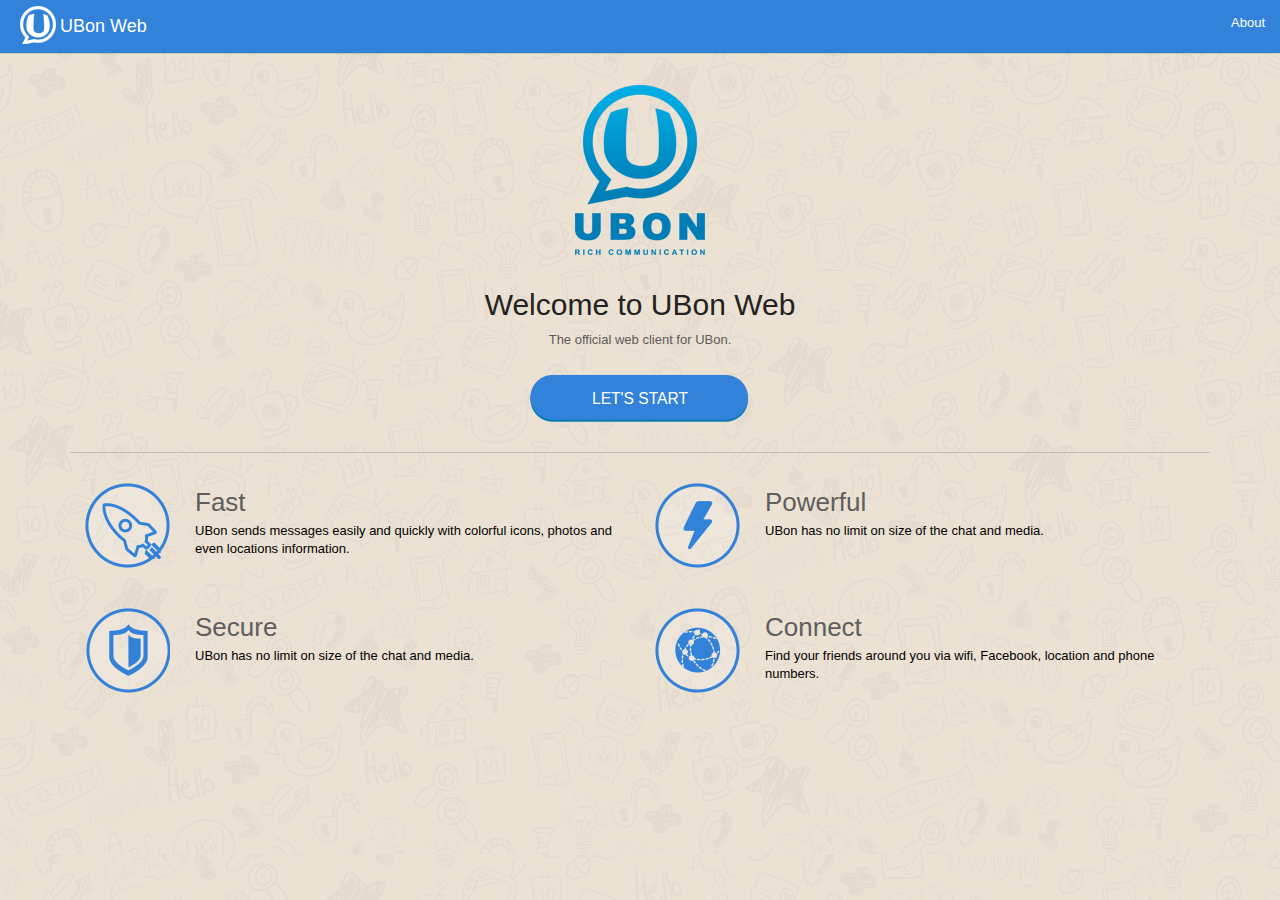
<file: app/index.html>
<!doctype html>
<!-- <html lang="en" ng-csp="" manifest="ubon.appcache" xmlns:ng="http://angularjs.org" id="ng-app"> -->
<html lang="en" ng-csp="" xmlns:ng="http://angularjs.org" id="ng-app">
<head>
  <!--[if lte IE 9]>
  <meta HTTP-EQUIV="REFRESH" content="0; url=badbrowser.html">
  <![endif]-->
  <meta charset="utf-8">
  <meta name="viewport" content="width=device-width, initial-scale=1, maximum-scale=1, user-scalable=no">
  <title ng-bind="pageTitle + ' | UBon Web'"></title>

  <!-- build:css css/app.css -->
  <link rel="stylesheet" href="vendor/angular/angular-csp.css"/>
  <link rel="stylesheet" href="vendor/bootstrap/css/bootstrap.css"/>
  <link rel="stylesheet" href="css/app.css"/>
  <!-- endbuild -->

  <link rel="icon" href="favicon.ico" type="image/x-icon" />

  <meta name="apple-mobile-web-app-title" content="UBon Web">
  <meta name="mobile-web-app-capable" content="yes">
  <meta name="apple-mobile-web-app-capable" content="yes">
  <meta name="apple-mobile-web-app-status-bar-style" content="black-translucent">
  <meta name="theme-color" content="#90ca42">

  <meta property="og:title" content="UBon Web">
  <meta property="og:url" content="">
  <meta property="og:image" content="">
  <meta property="og:site_name" content="UBon Web">
  <meta property="og:description" content="Welcome to the Web application of UBon messenger.">

</head>
<body>

  <div class="page_wrap" ng-view></div>
  
  <div id="notify_sound"></div>

  <!-- build:js js/app.js -->
  <!-- // <script type="text/javascript" src="js/lib/polyfill.js"></script> -->
  <script type="text/javascript" src="vendor/jquery/jquery.min.js"></script>
  <script type="text/javascript" src="vendor/angular/angular.js"></script>
  <script type="text/javascript" src="js/lib/config.js"></script>
  <script type="text/javascript" src="js/init.js"></script>
  <script type="text/javascript" src="js/md5.js"></script>
  <script type="text/javascript" src="js/socket.io/socket.io.js"></script>
  <script type="text/javascript" src="js/socket.io/socket.js"></script>

  <script type="text/javascript" src="vendor/jquery.nanoscroller/nanoscroller.js"></script>
  <script type="text/javascript" src="vendor/jquery.emojiarea/jquery.emojiarea.js"></script>
  <script type="text/javascript" src="vendor/angular/angular-route.js"></script>
  <script type="text/javascript" src="vendor/angular/angular-animate.js"></script>
  <script type="text/javascript" src="vendor/angular/angular-sanitize.js"></script>
  <script type="text/javascript" src="vendor/angular/angular-touch.js"></script>
  <script type="text/javascript" src="vendor/ui-bootstrap/ui-bootstrap-custom-tpls-0.12.0.js"></script>
  <script type="text/javascript" src="vendor/angular-media-player/angular-media-player.js"></script>

  <script type="text/javascript" src="vendor/jsbn/jsbn_combined.js"></script>
  <script type="text/javascript" src="vendor/cryptoJS/crypto.js"></script>
  <script type="text/javascript" src="vendor/rusha/rusha.js"></script>
  <script type="text/javascript" src="vendor/zlib/gunzip.min.js"></script>
  <script type="text/javascript" src="vendor/closure/long.js"></script>
  <script type="text/javascript" src="vendor/leemon_bigint/bigint.js"></script>


  <script type="text/javascript" src="js/lib/utils.js"></script>
  <script type="text/javascript" src="js/lib/bin_utils.js"></script>
  <script type="text/javascript" src="js/lib/tl_utils.js"></script>
  <script type="text/javascript" src="js/lib/ng_utils.js"></script>
  <script type="text/javascript" src="js/lib/mtproto.js"></script>
  <script type="text/javascript" src="js/lib/mtproto_wrapper.js"></script>

  <script type="text/javascript" src="js/app.js"></script>
  <script type="text/javascript" src="js/services.js"></script>
  <script type="text/javascript" src="js/lib/my_services.js"></script>
  <script type="text/javascript" src="js/controllers.js"></script>
  <script type="text/javascript" src="js/filters.js"></script>
  <script type="text/javascript" src="js/i18n.js"></script>

  <!--PRODUCTION_ONLY_BEGIN
    <script type="text/javascript" src="js/templates.js"></script>
  PRODUCTION_ONLY_END-->

  <script type="text/javascript" src="js/directives.js"></script>
  <script type="text/javascript" src="js/directives_mobile.js"></script>
  <!-- endbuild -->

</body>
</html>
</file>
<file: app/css/app.css>
/* app css stylesheet */

html {
  display: none;
  background: #dee4e9 url(../img/bg-main.png) 0 0 repeat;
  overflow: visible;
}
body {
  color: #000;
  background: none;
  font: 12px/18px "Lucida Grande", "Lucida Sans Unicode", Arial, Helvetica, Verdana, sans-serif;
  overflow: visible;
}
.font-light {
  font-family: "HelveticaNeue-Light", "Helvetica Neue Light", "Helvetica Light", Helvetica, Arial , Verdana, sans-serif;
  font-weight: 300;
}
body.non_osx,
.non_osx .font-light {
  font: 13px/18px Tahoma, sans-serif, Arial, Helvetica;
  font-weight: normal;
}
h1, h2, h3, h4, h5 {
  color: #222;
}
.non_osx h4 {
  font-size: 17px;
}
a {
  cursor: pointer;
  color: #4a80a9;
}
a:hover {
  color: #3282da;
}
a.disabled {
  cursor: default;
  pointer-events: none;
}
.form-control {
  border: 1px solid #d9dbde;
  border-radius: 2px;
  -webkit-box-shadow: none;
  box-shadow: none;
  -webkit-transition: border-color ease-in-out 0.15s, box-shadow ease-in-out 0.15s;
  transition: border-color ease-in-out 0.15s, box-shadow ease-in-out 0.15s;
}

.form-control:focus {
  border-bottom-color: #3282da;/*#66afe9;*/
  outline: 0;
  /*-webkit-box-shadow: inset 0 1px 1px rgba(0, 0, 0, 0.075), 0 0 8px rgba(102, 175, 233, 0.6);
          box-shadow: inset 0 1px 1px rgba(0, 0, 0, 0.075), 0 0 8px rgba(102, 175, 233, 0.6);*/
  -webkit-box-shadow: none;
  box-shadow: none;
}
.form-control:invalid {
  border-bottom-color: red;
}

.form-control.no_outline:focus {
  border: 1px solid #d9dbde;
  box-shadow: none;
  outline: none;
}

input[type="number"]::-webkit-outer-spin-button,
input[type="number"]::-webkit-inner-spin-button {
  -webkit-appearance: none;
  margin: 0;
}

input[type="number"] {
  -moz-appearance:textfield;
}
.btn {
  border: 0;
  padding: 7px 13px;
}
.btn:hover,
.btn:active,
.btn.active,
.btn:focus,
.btn:active:focus,
.btn.active:focus,
.open .dropdown-toggle.btn {
  box-shadow: none;
  outline: none;
}
.btn-success {
  color: #ffffff;
  /*background-color: #3282da;*/
}

.btn-success:hover,
.btn-success:focus,
.btn-success:active,
.btn-success.active,
.open .dropdown-toggle.btn-success {
  color: #ffffff;
  /*background-color: #4a80a9;*/
  font-weight: bold;
}

.btn-success:active,
.btn-success.active,
.open .dropdown-toggle.btn-success {
  background: #3282da;
  background-image: none;
}


.btn-danger {
  color: #ffffff;
  background-color: #c05f5a;
}
.btn-danger:hover,
.btn-danger:focus,
.btn-danger:active,
.btn-danger.active,
.open .dropdown-toggle.btn-danger {
  color: #ffffff;
  background-color: #ab5450;
}
.btn-danger:active,
.btn-danger.active,
.open .dropdown-toggle.btn-danger {
  background: #a24f4b;
  background-image: none;
}


.btn-primary {
  color: #ffffff;
  background-color: #3282da;/*#6490b1;*/
  border-radius: 20px; /*3px;*/
}
.btn-primary:hover,
.btn-primary:focus,
.btn-primary:active,
.btn-primary:active:focus,
.btn-primary.active,
.open .dropdown-toggle.btn-primary {
  color: #ffffff;
  background-color: #4a80a9; /*#4a80a9;*/
}
.btn-primary:active,
.btn-primary.active,
.open .dropdown-toggle.btn-primary {
  background: #41769e;
  background-image: none;
}
.btn-primary[disabled],
.btn-primary.disabled {
  background: #4a80a9;/*#7999b3;*/
}
.btn-link {
  color: #3a6d99;
  text-decoration: none !important;
  border-radius: 3px;
  overflow: hidden;
}
.btn-link:hover {
  background: #f2f6fa;
}
.btn-link.btn-link-noarea:hover,
.btn-link.dropdown-toggle:hover {
  background: none;
}
.btn-link.dropdown-toggle:active {
  outline: none;
}
.btn.btn-link {
  float: left;
  margin: 0;
  width: 50%;
}
.modal-footer button {
  border-radius: 0 0 5px 0;
  float: right;
  height: 100%;
  margin: 0 !important;
  width: 50%;
}
.tg_page_head .navbar-quick-nav,
.tg_page_head .navbar-toggle {
  display: none;
}
.tg_page_head .container {
  display: block;
  width: auto;
  padding-left: 0;
  padding-right: 0;
}
.tg_page_head .container .navbar-header {
  margin: 0;
}
.tg_page_head .navbar-inverse {
  border: 0;

  -webkit-box-shadow: 0px 1px 1px rgba(0, 0, 0, 0.11);
  -moz-box-shadow:    0px 1px 1px rgba(0, 0, 0, 0.11);
  box-shadow:         0px 1px 1px rgba(0, 0, 0, 0.11);

  margin: 0;
}
.ios_standalone .tg_page_head .navbar > .container {
  margin-top: 20px;
}
.ios_standalone .modal.mobile_modal {
  border-top: 20px solid #497495;
}
.tg_page_head .navbar > .container .navbar-brand {
  padding: 8px 15px;
  opacity: 0.9;
  margin-left: 0;
  margin-right: 20px;
  -webkit-transition: opacity swing .9s;
  display: block;
  line-height: 0;
  height: auto;
}
.tg_page_head .navbar > .container .navbar-brand:hover {
  opacity: 1;
}
/* .tg_head_logo {
  background: url(../img/T_LogoM.png) 0 0 no-repeat;
  background-size: 143px 30px;
  display: inline-block;
  width: 143px;
  height: 30px;
  vertical-align: text-top;
} */
.is_1x .head_logo {
  background-image: url("../img/img_welcome.png");
  background-repeat: no-repeat;
}
.head_logo {
     background: url("../img/img_welcome.png");
    float: left;
    height: 40px;
    width: 40px;
}
.header a {
  color: #fff;
}
.tg_page_head .navbar > .container .navbar-brand {
  color: #fff;
    line-height: 45px;
    padding: 4px 20px;
}

.navbar_offline .navbar-header,
.navbar_offline .navbar-offline > li {
  float: left;
}
.navbar-offline {
  max-width: 400px;
  margin: 0 auto;
  float: none;
}
.navbar-offline-text {
  color: #b9cfe3;
  padding: 13px 15px;
  font-size: 13px;
  display: block;
  line-height: 20px;
}

.tg_page_head .navbar-menu .navbar-nav.navbar-right {
  margin-right: 0;
}


.tg_page_head .navbar-inverse .navbar-nav > li > a {
  padding-top: 13px;
  padding-bottom: 13px;
  /*color: #b9cfe3;*/
  color: #fff;
  font-size: 13px;
}
.tg_page_head .navbar-inverse .navbar-nav > li > a:hover {
  /*color: #FFF;*/
  text-decoration: underline;
}
.tg_page_head .navbar-inverse .navbar-toggle {
  border-color: #497495;
  outline: 0;
  border: 0;
}
.tg_page_head .navbar-inverse .navbar-collapse,
.tg_page_head .navbar-inverse .navbar-form {
  border-color: #497495;
}

.tg_page_head .navbar-inverse .navbar-toggle:hover,
.tg_page_head .navbar-inverse .navbar-toggle:active,
.tg_page_head .navbar-inverse .navbar-toggle:focus {
  background-color: rgba(255,255,255,0.1);
}


.tg_progress {
  height: 12px;
  margin: 0;
  padding: 0;
  background: rgba(255,255,255, 0.4);
  border: 5px solid rgba(0,0,0, 0.5);
  border-radius: 3px;
}
.tg_progress .progress-bar {
  height: 5px;
  line-height: 2px;
  background: rgba(255,255,255, 0.9);
  border-radius: 0;
  overflow: hidden;
}

.dropdown-menu {
  border-radius: 2px;
  padding: 0;
  -webkit-box-shadow: 0 1px 3px rgba(0, 0, 0, 0.175);
  box-shadow: 0 1px 3px rgba(0, 0, 0, 0.175);
}
.dropdown-menu > li > a {
  padding: 5px 14px;
  font-size: 13px;
}

.modal-backdrop {
  background: rgba(26, 26, 26, 0.7);
  opacity: 1 !important;
  /*opacity: 0.25 !important;*/
}

.modal.fade .modal-dialog {
  -webkit-transition: none;
  -moz-transition: none;
  -o-transition: none;
  transition: none;
}
.modal.fade,
.modal-backdrop.fade {
  -webkit-transition: none;
  -moz-transition: none;
  -o-transition: none;
  transition: none;
}


.modal {
  overflow-y: auto;
  padding: 10px;
}
.modal-dialog {
  margin: 0 auto;
}
.modal-content {
  border: 0;
  border-radius: 5px;
  -webkit-box-shadow: 0 1px 10px rgba(0, 0, 0, 0.15);
  box-shadow: 0 1px 10px rgba(0, 0, 0, 0.15);
}

.text-invisible {
  visibility: hidden;
}

.modal-header {
  padding: 12px 0 4px 3px;
  border-bottom: 2px solid #E1E1E1;
  margin: 0 18px;
}
.modal-title {
  color: #222;
  font-weight: bold;
  font-size: 17px;
  line-height: 1.4;
}

.modal-close-link,
.modal-head-link {
  font-size: 12px;
  line-height: 1.4;
  float: right;
  padding: 0 2px 0;
  margin: 6px 2px 0 0;
}
.modal-close-link:hover,
.modal-head-link:hover {
  text-decoration: none;
}
.modal-head-link {
  margin-right: 15px;
}

.modal-close-button {
  position: absolute;
  z-index: 1051;
  top: 0;
  right: 0;
  width: 54px;
  height: 54px;
}
.modal-close-button i {
  display: inline-block;
  background: url(../img/icons/IconsetW.png) -15px -320px no-repeat;
  background-size: 42px 1171px;
  width: 12px;
  height: 12px;
  margin: 21px;
  opacity: 0.8;
}
.is_1x .modal-close-button i {
  background-image: url(../img/icons/IconsetW_1x.png);
}
.modal-close-button:hover i {
  opacity: 1;
}

.modal-body {
  padding: 14px 14px;
}
.modal_simple_header {
  font-size: 14px;
  margin: 0 0 10px;
  text-align: center;
  font-weight: bold;
}

.modal_simple_form {
  max-width: 230px;
  margin: 0 auto;
  padding: 20px 0 50px;
}
.modal_simple_form h4 {
  font-size: 16px;
  margin-bottom: 20px;
  text-align: center;
}
.modal_simple_form .form-group {
  margin-bottom: 13px;
}
.modal_simple_form_description {
  color: #777;
  line-height: 160%;
  margin: 10px 0 0;
  text-align: justify;
}

.modal_section_header {
  font-size: 12px;
  line-height: 14px;
  color: #999;
  background: #f5f5f5;
  padding: 7px 14px;
  margin: 0;
}
.modal_section_body {
  padding: 14px 14px;
}
.modal_section_body p,
.modal_section_body dl {
  margin: 5px 0;
}
.modal_section:last-child .modal_section_body {
  padding-bottom: 8px;
}

.modal-footer {
  padding: 0;
  margin: 0;
  /*border-top: 0;*/
}

a.tg_checkbox {
  color: #000;
  display: block;
  line-height: 18px;
  margin: 8px 0;
}
a.tg_checkbox:hover {
  text-decoration: none;
}
.tg_checkbox span.icon-checkbox-outer {
  display: inline-block;
  background: #c7c7c7;
  width: 33px;
  height: 18px;
  line-height: 18px;
  vertical-align: middle;
  padding: 4px;
  border-radius: 10px;
  overflow: hidden;
  margin: 0 9px 0 0;

  -webkit-transition: background ease-in-out 0.1s;
  transition: background ease-in-out 0.1s;
}
.tg_checkbox.tg_checkbox_on span.icon-checkbox-outer {
  background-color: #5c8db3;
}
.tg_checkbox i.icon-checkbox-inner {
  display: inline-block;
  background: #fff;
  width: 10px;
  height: 10px;
  border-radius: 5px;
  overflow: hidden;
  float: left;
  margin-left: 0;

  -webkit-transition: margin-left ease 0.1s;
  transition: margin-left ease 0.1s;
}
.tg_checkbox.tg_checkbox_on i.icon-checkbox-inner {
  margin-left: 15px;
}
.tg_checkbox_label {
  display: inline-block;
  line-height: 18px;
  vertical-align: middle;
}
a.tg_checkbox:hover span.icon-checkbox-outer {
  background: #bdbdbd;
}
a.tg_checkbox_on:hover span.icon-checkbox-outer {
  background: #5785aa;
}
a.tg_checkbox:hover i.icon-checkbox-inner {
  background: #f2f2f2;
}

a.tg_radio {
  color: #000;
  display: block;
  line-height: 18px;
  margin: 5px 0;
}
a.tg_radio:hover {
  text-decoration: none;
}
.tg_radio i.icon-radio {
  display: inline-block;
  background: #FFF;
  width: 20px;
  height: 20px;
  line-height: 20px;
  vertical-align: middle;
  border-radius: 10px;
  border: 1px solid #cccccc;
  overflow: hidden;
  margin: 0 9px 0 14px;

  -webkit-transition: border-color ease-in-out 0.1s;
  transition: border-color ease-in-out 0.1s;
}
.tg_radio.tg_radio_on i.icon-radio {
  border: 6px solid #5c8db3;
}
.tg_radio_label {
  display: inline-block;
  line-height: 20px;
  vertical-align: middle;
}
a.tg_radio:hover i.icon-radio {
  background: #f2f2f2;
  border-color: #ccc;
}
a.tg_radio_on:hover i.icon-radio {
  border-color: #5785aa;
}

.tg_range_wrap {
  line-height: 18px;
}
.tg_slider_wrap {
  position: relative;
  cursor: pointer;
  line-height: 18px;
  height: 18px;
}
.tg_slider_track {
  position: absolute;
  background: #c7c7c7;
  height: 3px;
  margin: 8px 0;
  border-radius: 2px;
  width: 100%;
  z-index: 2;
}
.tg_slider_thumb {
  position: absolute;
  border: 0;
  background: #568cb5;
  width: 12px;
  height: 12px;
  border-radius: 6px;
  margin-top: 4px;
  /*overflow: hidden;*/
  z-index: 3;
}


.tg_form_group {
  padding: 6px 0;
}
.tg_form_group:first-child {
  padding-top: 0;
}
.tg_form_group:last-child {
  padding-bottom: 0;
}



.img_fullsize_with_progress_wrap {
  position: relative;
  margin: 0 auto;
}
.img_fullsize_progress_overlay {
  position: absolute;
  width: 100%;
  height: 100%;
}
.img_fullsize_progress_wrap {
  position: relative;
}
.img_fullsize_progress {
  position: absolute;
  bottom: 0;
  left: 0;
  width: 100%;
  height: 25px;
  margin: 0;
  padding: 0;
  background: rgba(0,0,0, 0.5);
  border: 0;
  border-radius: 0;
  padding: 10px;
}


/* Welcome */
/* home page */
.home_top {
  height: 400px;
  border-bottom: #c4beb6 solid 1px;
  margin-bottom: 30px;
}
.home_top .home_logo,
.btn-ubon, .btn-ubon:active,
.home_bottom .feature-img {
  background-image: url('../img/img_welcome.png');
  background-repeat: no-repeat;
  background-origin: 220px 400px;
  background-color: transparent;
}
.home_top .home_logo {
  background-position: 0 -50px;
  display: inline-block;
  height: 180px;
  margin-top: 30px;
  width: 134px;
}
.home_top .welcome {
  color: #5a5a5a;
}
.btn-ubon {
  background-position: -40px 0;
    color: #fff;
    font-size: 120%;
    height: 49px;
    line-height: 35px;
    margin-top: 15px;
    text-transform: uppercase;
    width: 220px;
}
.btn-ubon:hover, 
.btn-ubon:active {
  font-weight: bold;
  color: #fff;
}

.home_bottom .feature-img{
  float: left;
    height: 85px;
    margin-bottom: 40px;
    margin-right: 25px;
    width: 85px;
}
.home_bottom .feature-img#fast {
  background-position: 0 -231px;
}
.home_bottom .feature-img#powerfull {
  background-position: -90px -231px;
}
.home_bottom .feature-img#connect {
  background-position: -90px -324px;
}
.home_bottom .feature-img#secure {
  background-position: 0 -324px;
}
.home_bottom .title,
.home_bottom .shortcontent {
  display: block;
}
.home_bottom .title{
  font-size: 200%;
  line-height: 1.5;
  color: #5e5e5e;
}


/* Login page */
.login_form_wrap {
  max-width: 310px;
  padding: 25px;
  background: #FFF;
  margin: 200px auto 0;
  border-radius: 5px;
  overflow: hidden;

  -webkit-box-shadow: 0px 1px 2px rgba(0, 0, 0, 0.1);
  -moz-box-shadow:    0px 1px 2px rgba(0, 0, 0, 0.1);
  box-shadow:         0px 1px 2px rgba(0, 0, 0, 0.1);
}
.login_form_head {
  color: #222222;
  margin-top: 0;
  margin-bottom: 7px;
  text-align: center;
}
.login_edit_phone {
  text-align: center;
  margin-bottom: 3px;
}
.login_form_lead {
  color: #959595;
  text-align: center;
  margin: 15px 0 30px;
  font-size: 13px;
}
.login_form_messaging {
  text-align: center;
  color: #959595;
  font-size: 13px;
  margin-top: 20px;
}
.login_country_selector, .login_form_head {
  text-transform: uppercase;
}
.login_country_selector {
  cursor: pointer;
  /*background: #f7f7f7;*/
  height: 34px;
  padding: 10px 12px 10px 13px;
  line-height: 14px;
  margin-bottom: 12px;
}
.login_country_selector:hover {
  /*background: #ededed;*/
  background: #f7f7f7;
}
.login_country_selector .icon-caret {
  margin-top: 4px;
  height: 5px;
  width: 10px;
  background-position: -16px -653px;
}

.login_phone_country,
.login_phone_number {
  float: left;
  display: inline-block;
  width: auto;
  font-size: 12px;
}
.login_country_selector, .login_phone_number {
  border-bottom: 1.5px solid #ccc;
}
.login_phone_country {
  width: 53px;
  margin-right: 9px;
  padding: 6px 3px;
  text-align: center;
}
.login_phone_number, .login_phone_code {
  width: 100%; /*198px;*/
  border-top: 0;
  border-left: 0;
  border-right: 0;
}
.login_phone_code {
  text-align: center;
}
.login_first_name_wrap {
  margin-bottom: 11px;
}

.has-error .form-control {
  box-shadow: 0 !important;
}

/* IM page start */






/* Dialogs list */
.im_dialogs_empty_wrap {
  margin: 60px 50px;
  text-align: center;
}
.im_dialogs_empty_header {
  font-size: 15px;
  color: #808080;
  margin: 0 0 15px;
}
.im_dialogs_empty_lead {
  color: #808080;
  margin-bottom: 18px;
}
.im_dialogs_import_phonebook {
  margin-top: 10px;
}




.im_dialogs_panel {
  padding: 12px 12px 6px;
  position: relative;
}
 .im_dialogs_search {
  position: relative;
}
.im_page_split .im_dialogs_search {
  /*margin-right: 48px;*/
}
.im_dialogs_search_field {
  font-size: 12px;
  line-height: normal;
  background: #F2F2F2 url(../img/icons/IconsetW.png) -6px -205px no-repeat;
  background-size: 42px 1171px;
  border: 1px solid #ccc;
  border-radius: 3px;
  padding: 6px 20px 6px 30px;
  margin: 0 0 6px;
}
.im_dialogs_modal_col_wrap .im_dialogs_search_field {
  background-color: #FFF;
  border-color: #d9dbde;
}
.is_1x .im_dialogs_search_field {
  background-image: url(../img/icons/IconsetW_1x.png);
}
.im_dialogs_search_field:focus,
.im_dialogs_search_field:active {
  background-color: #FFF;
}


.im_dialogs_search_clear {
  position: absolute;
  right: 9px;
  margin-top: -30px;
  color: #999;
  width: 13px;
  height: 13px;
  vertical-align: text-top;
  background: url(../img/icons/IconsetW.png) -15px -192px no-repeat;
  background-size: 42px 1171px;
  opacity: 0.6;
}
.is_1x .im_dialogs_search_clear {
  background-image: url(../img/icons/IconsetW_1x.png);
}
.im_dialogs_search_clear:hover {
  opacity: 1;
}

.im_dialogs_tabs_wrap {
  display: none;
}
.im_dialogs_tabs {
  padding: 4px 0;
  position: relative;
}
.im_dialogs_tab {
  color: #8c8c8c;
  background: #f2f2f2;
  height: 30px;
  text-align: center;
  overflow: hidden;
  width: 50%;
  float: left;
  padding: 7px 0;
}
.im_dialogs_tab:hover,
.im_dialogs_tab:active {
  color: #8c8c8c;
  text-decoration: none;
}
.im_dialogs_tab.active {
  color: #FFF;
  background: #6490b1;
}
.im_dialogs_tab:first-child {
  border-radius: 2px 0 0 2px;
}
.im_dialogs_tab:last-child {
  border-radius: 0 2px 2px 0;
}


.im_dialogs_panel_dropdown {
  position: absolute;
  right: 12px;
}

.im_dialogs_panel_dropdown .dropdown-menu {
  right: auto;
  left: 0;
  margin-top: 8px;
}



.im_dialogs_scrollable_wrap {
  outline: none ! important;
}
.im_dialogs_scrollable_wrap .im_dialog_wrap {
  margin-top: 0;
}
.im_dialogs_scrollable_wrap a.im_dialog {
  clear: both;
  overflow: hidden;
  color: #000;
  padding: 8px 15px 8px 9px;
  border-radius: 0;
}
.im_dialogs_scrollable_wrap a.im_dialog:hover,
.im_dialogs_scrollable_wrap a.im_dialog_selected {
  border-radius: 2px;
  background: #e6f0ff; /*#f2f6fa*/
}
.im_dialogs_scrollable_wrap .active a.im_dialog {
  border-radius: 2px;
  background-color: #e6f0ff; /*#4a80a9#6490b1*/;
}
.im_dialogs_scrollable_wrap .active a.im_dialog:hover,
.im_dialogs_scrollable_wrap .active a.im_dialog_selected {
  background-color: #e6f0ff;
}

.im_dialogs_scrollable_wrap a.im_dialog .icon,
.im_dialogs_scrollable_wrap a.im_dialog .glyphicon {
  display: none;
}

.im_dialog_message_wrap {
  overflow: hidden;
  word-wrap: break-word;
}
.im_dialog_chat_from_wrap,
.im_dialog_message_media,
.im_dialog_message_service {
  color: #3a6d99;
}
.im_dialog_message_text {
  color: #808080;
}
a.im_dialog:hover .im_dialog_message_text,
a.im_dialog_selected .im_dialog_message_text {
  color: #698192;
}

.active a.im_dialog .im_dialog_chat_from_wrap,
.active a.im_dialog .im_dialog_message_media,
.active a.im_dialog .im_dialog_message_service,
.active a.im_dialog .im_dialog_message_text,
.active a.im_dialog .im_dialog_message {
  /*color: #FFF;*/
}
.im_dialog_photo {
  border-radius: 50%;
  overflow: hidden;
  margin: 0 10px 0 0;
  width: 51px;
  height: 51px;
}
img.im_dialog_photo {
  width: 50px;
  height: 50px;
}
.im_dialog_peer {
  color: #222;
  font-weight: bold;
  margin-top: 2px;
  margin-bottom: 2px;
}
.active .im_dialog_peer {
  /*color: #FFF;*/
}

.im_dialog_badge {
  background: #3282da;
  border-radius: 2px;
  font-size: 10px;
  padding: 3px 4px;
  margin-top: 4px;
}
.active .im_dialog_badge {
  color: #428bca;
  background-color: #fff;
}
.im_dialogs_modal_col .im_dialog_badge {
  display: none;
}

.im_dialog_unread {
  background: #c1d6e5;
  display: inline-block;
  float: right;
  width: 8px;
  height: 8px;
  border-radius: 5px;
  overflow: hidden;
  margin: 10px 0 0;
}

a.im_dialog:hover .im_dialog_unread,
a.im_dialog_selected .im_dialog_unread {
  background: #a3c0d4;
}
.active .im_dialog_unread {
  background-color: #a4c4dd;
}


.im_dialog_date {
  color: #b3b3b3;
  font-size: 0.85em;
}
a.im_dialog:hover .im_dialog_date,
a.im_dialog_selected .im_dialog_date {
  color: #ADFF85;
}
.active .im_dialog_date,
.active a.im_dialog:hover .im_dialog_date,
.active a.im_dialog_selected .im_dialog_date {
  color: #CCFFB2;
}

.im_dialog_service {
  font-style: italic;
  color: #999;
}
.im_dialog_message,
.im_dialog_peer {
  overflow: hidden;
  white-space: nowrap;
  text-overflow: ellipsis;
}
.im_dialog_message {
  color: #808080;
}


/* IM history */
.icon-caret {
  width: 8px;
  height: 4px;

  display: inline-block;
  vertical-align: text-top;
  margin-top: 7px;
  margin-left: 6px;

  background: url(../img/icons/IconsetW.png) -17px -444px no-repeat;
  background-size: 42px 1171px;
}
.is_1x .icon-caret {
  background-image: url(../img/icons/IconsetW_1x.png);
}


.im_dialogs_empty_header {
  font-size: 15px;
  color: #808080;
  margin: 0 0 15px;
}
.im_dialogs_empty_lead {
  color: #808080;
  margin-bottom: 18px;
}



.im_history_scrollable_wrap {
  outline: none ! important;
  -webkit-user-select: text;
  position: relative;
}
.im_history_to_bottom {
  overflow: hidden;
}
.im_history_to_bottom .im_history_scrollable {
  position: absolute;
  bottom: 0;
  width: 100%;
}


.im_history {
  padding: 20px 0 0 0;
  position: relative;
}

.im_history_typing_wrap {
  line-height: 18px;
  width: 100%;
  height: 49px;
  padding: 13px 0 18px;
  overflow: hidden;
  -webkit-user-select: none;
}
.im_history_typing {
  font-size: 11px;
  color: #999;
  max-width: 526px;
  margin: 0 auto;
  padding: 0 77px 0 77px;
}
.im_history_typing a.im_history_typing_author {
  color: #999;
  font-weight: bold;
}


.im_message_unread_split {
  background: #f4f4f4;
  color: #777;
  text-align: center;
  padding: 4px 10px;
  margin: 10px 0;
}



.im_message_author,
.im_message_fwd_author {
  color: #3a6d99;
  font-weight: bold;
}
.non_osx .im_message_author,
.non_osx .im_message_fwd_author {
  font-size: 12px;
}


.im_message_from_photo,
.im_message_contact_photo,
.im_message_fwd_photo {
  width: 34px;
  height: 34px;

  border-radius: 2px;
  overflow: hidden;
}
a.im_message_from_photo,
a.im_message_contact_photo {
  margin: 1px 12px 0 0;
}
.non_osx .im_message_contact_name {
  font-size: 12px;
}
.im_message_contact_name {
  font-weight: bold;
}
.im_message_contact_name,
.im_message_contact_phone {
  white-space: nowrap;
}
a.im_message_photo_thumb,
a.im_message_video_thumb {
  display: block;
  overflow: hidden;
  border-radius: 2px;
}
img.im_message_photo_thumb,
img.im_message_video_thumb {
  overflow: hidden;
  border-radius: 2px;
}
.im_message_video,
a.im_message_photo_thumb {
  margin-top: 5px;
}
a.im_message_video_thumb {
  float: left;
  margin-right: 15px;
  position: relative;
}

img.im_message_video_thumb {
  -webkit-filter: blur(2px);
  -moz-filter: blur(2px);
  -o-filter: blur(2px);
  -ms-filter: blur(2px);
  filter: blur(2px);
  filter:progid:DXImageTransform.Microsoft.Blur(PixelRadius='2');
}

div.im_message_video_thumb {
  position: relative;
}
.im_message_video_duration {
  background: rgba(0, 0, 0, 0.4);
  color: #FFF;
  position: absolute;
  bottom: 4px;
  right: 4px;
  padding: 2px 6px;
  font-size: 11px;
  line-height: 15px;
  border-radius: 2px;
  overflow: hidden;
  z-index: 1;
}

.icon-videoplay {
  position: absolute;
  display: inline-block;
  top: 50%;
  left: 50%;
  margin-left: -21px;
  margin-top: -21px;
  width: 42px;
  height: 42px;

  background: url(../img/icons/IconsetW.png) 0 -590px no-repeat;
  background-size: 42px 1171px;
  z-index: 1;
}
.is_1x .icon-videoplay {
  background-image: url(../img/icons/IconsetW_1x.png);
}

.im_message_geopoint {
  border-radius: 2px;
  margin-top: 5px;
  overflow: hidden;
  display: block;
  position: relative;
  width: 200px;
  height: 100px;
}
.icon-geo-point {
  position: absolute;
  display: inline-block;
  top: 50%;
  left: 50%;
  margin-left: -8px;
  margin-top: -10px;
  width: 15px;
  height: 19px;

  background: url(../img/icons/IconsetW.png) -14px -389px no-repeat;
  background-size: 42px 1171px;
}
.is_1x .icon-geo-point {
  background-image: url(../img/icons/IconsetW_1x.png);
}

.im_message_media_embed {
  position: relative;
  height: 0;
  overflow: hidden;
  margin-top: 5px;
}
.im_message_video_embed {
  padding-bottom: 56.25%; /* 16/9 ratio */
}
.im_message_insta_embed {
  padding-bottom: 122%;
}
.im_message_vine_embed {
  padding-bottom: 100%;
}
.im_message_soundcloud_embed {
  padding-bottom: 56.25%; /* 16/9 ratio */
}
.im_message_media_embed iframe,
.im_message_media_embed webview {
  position: absolute;
  top: 0;
  left: 0;
  width: 100%;
  height: 100%;
}
.im_message_twitter_embed > blockquote {
  visibility: hidden;
}

.im_message_gif_wrap {
  position: relative;
}
.im_message_gif_btn {
  color: #FFF;
  font-style: normal;
  font-weight: bold;
  position: absolute;
  display: inline-block;
  top: 50%;
  left: 50%;
  margin-left: -22px;
  margin-top: -21px;
  border: 2px solid #FFF;
  border-radius: 20px;
  padding: 10px;
  z-index: 1;
}

.im_message_video,
.im_message_document,
.im_message_upload_file,
.im_message_audio {
  margin-top: 3px;
  width: 317px;
}
.im_message_audio {
  margin-top: 3px;
}
.im_message_file_button {
  display: block;
  background: rgba(218,228,234,0.50);
  float: left;
  width: 42px;
  height: 42px;
  border-radius: 0;
  margin-right: 10px;
}
.im_message_file_button_icon {
  display: inline-block;
  line-height: 0;
  /*#dae4ea 50%*/
  background: url(../img/icons/IconsetW.png) -15px -953px no-repeat;
  background-size: 42px 1171px;
  width: 12px;
  height: 20px;
  margin: 11px 15px;
}
.is_1x .im_message_file_button_icon {
  background-image: url(../img/icons/IconsetW_1x.png);
}
.im_message_file_button_dl_doc .im_message_file_button_icon {
  background-position: -13px -983px;
  width: 16px;
  height: 18px;
  margin: 12px 13px;
}
.im_message_file_button_dl_audio {
  background: #6490b1;
  border-radius: 2px;
}
.im_message_file_button_dl_audio .im_message_file_button_icon {
  display: block;
  width: 15px;
  height: 18px;
  background: url(../img/icons/IconsetW.png) -15px -897px no-repeat;
  background-size: 42px 1171px;
  margin: 12px 13.5px;
}
.is_1x .im_message_file_button_dl_audio .im_message_file_button_icon {
  background-image: url(../img/icons/IconsetW_1x.png);
  background-position: -15px -899px;
}
.im_message_file_button_dl_audio .audio_player_btn_icon_pause,
.is_1x .im_message_file_button_dl_audio .audio_player_btn_icon_pause {
  width: 12px;
  height: 16px;
  background-position: -15px -927px;
  margin: 13px 15px;
}

.im_message_selected .icon-document,
.im_history_selectable .im_message_outer_wrap:hover .icon-document {
  background-color: #dae6f0;
  background-position: -2px -542px;
}

.im_message_document_link_disabled {
  cursor: default;
  pointer-events: none;
}

.im_message_document_info {
  float: left;
}

.im_message_document_thumb_wrap {
  border-radius: 2px;
  overflow: hidden;
  background: #f2f2f2;
  width: 100px;
  min-height: 38px;
  max-height: 100px;
  margin-right: 10px;
  text-align: center;
  float: left;
  line-height: 0;
}
img.im_message_document_thumb {
  max-width: 100px;
  max-height: 100px;
  vertical-align: middle;
}
.im_message_document_name_wrap {
  overflow: hidden;
  white-space: nowrap;
  text-overflow: ellipsis;
  width: 265px;
  padding: 0 0 1px;
}
.im_message_document_actions {
  width: 265px;
}


.im_message_document_name {
  color: #3a6d99;
  display: inline-block;
  font-weight: bold;
  max-width: 170px;
  overflow: hidden;
  vertical-align: text-top;
  white-space: nowrap;
  text-overflow: ellipsis;
}
.im_message_document_size {
  color: #999;
  padding-left: 2px;
  vertical-align: text-top;
}
.im_message_document_actions a,
.audio_player_actions a {
  margin-right: 10px;
}
.audio_player_title_wrap {
  overflow: hidden;
  white-space: nowrap;
  text-overflow: ellipsis;
  padding: 1px 0 1px;
  line-height: 16px;
  height: 19px;
  width: 200px;
}
.audio_player_title {
  display: inline-block;
  font-weight: bold;
  max-width: 85px;
  overflow: hidden;
  vertical-align: text-top;
  white-space: nowrap;
  text-overflow: ellipsis;
}
.audio_player_meta {
  overflow: hidden;
  vertical-align: text-top;
  display: inline-block;
}
.audio_player_size,
.audio_player_duration {
  color: #999;
  padding-left: 2px;
}
.audio_player_actions {
  margin-top: 3px;
}

.audio_player_seek_slider {
  float: left;
  margin-right: 15px;
  width: 200px;
}
.audio_player_seek_slider .tg_slider_wrap {
  height: 16px;
  line-height: 16px;
}
.audio_player_seek_slider .tg_slider_thumb {
  background: #6490b1;
  width: 4px;
  height: 16px;
  line-height: 16px;
  margin-top: 0;
  border-radius: 0;
}
.audio_player_seek_slider .tg_slider_track {
  margin: 6px 0;
  background: rgba(218,228,234,0.50);
  height: 4px;
  border-radius: 0;
}
.audio_player_seek_slider .tg_slider_track_fill {
  background: #6490b1;
  height: 4px;
  width: 0;
}

.audio_player_volume_slider {
  width: 50px;
  float: left;
}
.audio_player_volume_slider .tg_slider_wrap {
  height: 16px;
  line-height: 16px;
}
.audio_player_volume_slider .tg_slider_thumb {
  display: none;
  background: #6490b1;
  width: 4px;
  height: 8px;
  line-height: 16px;
  margin-top: 4px;
  border-radius: 0;
}
.audio_player_volume_slider:hover .tg_slider_thumb {
  display: block;
}
.audio_player_volume_slider .tg_slider_track {
  margin: 6px 0;
  background: rgba(218,228,234,0.50);
  height: 4px;
}
.audio_player_volume_slider .tg_slider_track_fill {
  background: #6490b1;
  height: 4px;
  width: 0;
}

.audio_player_progress_wrap {
  overflow: hidden;
}
.audio_player_progress_wrap .tg_down_progress {
  margin-top: 5px;
}




.im_message_upload_progress_wrap,
.im_message_download_progress_wrap {
  margin-top: 5px;
  width: 200px;
}

.im_message_document_thumbed .im_message_document_name_wrap,
.im_message_document_thumbed .im_message_upload_progress_wrap,
.im_message_document_thumbed .im_message_download_progress_wrap,
.im_message_document_thumbed .im_message_document_actions {
  width: 207px;
}
.im_message_document_thumbed .im_message_document_name {
  max-width: 110px;
}
.im_message_video .im_message_document_name_wrap,
.im_message_video .im_message_download_progress_wrap,
.im_message_video .im_message_document_actions {
  width: 152px;
}
.im_message_video .im_message_document_name_wrap {
  margin-top: 5px;
}

.im_message_cancelable_progress_wrap,
.im_message_playback_progress_wrap {
  margin-top: 4px;
  /*width: 265px;*/
}
.im_message_media_progress_cancel {
  margin-left: 15px;
  line-height: 100%;
  width: 50px;
  display: block;
  overflow: hidden;
  white-space: nowrap;
  text-overflow: ellipsis;
}

.tg_up_progress,
.tg_down_progress {
  height: 4px;
  margin: 0;
  padding: 0;
  background: rgba(218,228,234,0.50);
  border: 0;
  border-radius: 0;
  -webkit-box-shadow: none;
  box-shadow: none;
}
.tg_up_progress .progress-bar,
.tg_down_progress .progress-bar {
  height: 4px;
  line-height: 4px;
  background: #6B9ABD;
  border-radius: 0;
  overflow: hidden;
  -webkit-box-shadow: none;
  box-shadow: none;
}



.im_service_message_wrap {
  text-align: center;
}
.im_service_message {
  display: inline-block;
  min-width: 10px;
  padding: 4px 7px;
  line-height: 1.4;
  color: #999;
  text-align: center;
  border-radius: 10px;
  margin: 5px 0;
}

.im_service_message_photo_thumb {
  display: block;
  margin: 0 auto;
}



.im_content_message_wrap {
  margin: 8px 0px 8px 16px
}
.im_message_date,
.im_message_fwd_date {
  color: #adadad;
  font-size: 0.85em;
  padding: 0 0 20px 10px;
}


div.im_message_author,
div.im_message_body {
  display: block;
  overflow: hidden;
}

a.im_message_fwd_photo {
  position: absolute;
  margin-top: 1px;
}
.im_message_fwd_date {
  padding: 0;
}

.im_message_text {
  word-wrap: break-word;
}

span.emoji {
  display: -moz-inline-box;
  -moz-box-orient: vertical;
  display: inline-block;
  vertical-align: baseline;
  *vertical-align: auto;
  *zoom: 1;
  *display: inline;
  height: 18px;
  width: 18px;
  background-repeat: no-repeat;
  text-indent: -9999px;
}

/* widths and heights calculated according to spritesheet dimensions and icon size */
.emoji-spritesheet-0 {
  background-size: 486px 126px;
  background-image: url('../img/emojisprite_0.png');
}
.emoji-spritesheet-1 {
  background-size: 522px 72px;
  background-image: url('../img/emojisprite_1.png');
}
.emoji-spritesheet-2 {
  background-size: 594px 126px;
  background-image: url('../img/emojisprite_2.png');
}
.emoji-spritesheet-3 {
  background-size: 612px 54px;
  background-image: url('../img/emojisprite_3.png');
}
.emoji-spritesheet-4 {
  background-size: 612px 126px;
  background-image: url('../img/emojisprite_4.png');
}

.im_history_not_selected,
.im_history_empty {
  visibility: hidden;
  text-align: center;
  color: #999;
  font-size: 16px;
  line-height: 18px;
  padding: 1px 50px;
  margin: 0;
}
.im_history_not_selected.vertical-aligned,
.im_history_empty.vertical-aligned {
  visibility: visible;
}
.im_history_to_bottom .im_history_not_selected,
.im_history_to_bottom .im_history_empty {
  display: none;
}

.im_send_panel_wrap {
  margin: 0 auto;
  padding: 10px 15px 22px 15px;
}
.im_send_form_wrap {
  position: relative;
}
.im_send_form {
  margin: 0 auto;
  position: absolute;
  bottom: 0;
}

.im_send_dropbox_wrap {
  background: #FFF;
  display: none;
  padding: 15px 10px;
  margin: 1px;
  border-radius: 4px;
  overflow: hidden;
  text-align: center;
  color: #999;
  position: absolute;
}
textarea.im_message_field {
  font-size: 12px;
  margin-bottom: 10px;
  padding: 6px;
  min-height: 50px;
  height: 50px;
  resize: none;
}
.im_attach {
  cursor: pointer;
  display: block;
  overflow: hidden;
  position: relative;
  padding: 0 2px;

  width: 23px;
  height: 24px;
  margin-top: 4px;
  margin-left: 20px;
}

.icon-paperclip {
  display: inline-block;
  width: 19px;
  height: 23px;
  vertical-align: text-top;
  background: url(../img/icons/IconsetW.png) -12px -68px no-repeat;
  background-size: 42px 1171px;
  opacity: 0.8;
}
.is_1x .icon-paperclip {
  background-image: url(../img/icons/IconsetW_1x.png);
}
.im_attach:hover .icon-paperclip {
  opacity: 1;
}
.im_attach:active .icon-paperclip {
  background-position: -12px -100px;
  opacity: 1;
}

.im_emoji_btn {
  cursor: pointer;
  padding: 0;

  width: 23px;
  height: 23px;
  margin-top: 4px;
}
.icon-emoji {
  display: inline-block;
  width: 23px;
  height: 23px;
  vertical-align: text-top;
  background: url(../img/icons/IconsetW.png) -10px -4px no-repeat;
  background-size: 42px 1171px;
  opacity: 0.8;
}
.is_1x .icon-emoji {
  background-image: url(../img/icons/IconsetW_1x.png);
}
.im_emoji_btn:hover .icon-emoji {
  opacity: 1;
}
.im_emoji_btn:active .icon-emoji,
.im_emoji_btn.on .icon-emoji {
  background-position: -10px -36px;
  opacity: 1;
}
.im_attach_input,
.im_media_attach_input {
  cursor: pointer;
  font-size: 72px !important;
  opacity: 0.01;
  position: absolute;
  z-index: 100;
  margin: 0;
  padding: 0;

  top: 0;
  right: 0;
}


.im_media_attach {
  cursor: pointer;
  display: block;
  overflow: hidden;
  position: relative;
  padding: 0;

  width: 24px;
  height: 22px;
  margin-top: 5px;
  margin-left: 20px;
}


.icon-camera {
  display: inline-block;
  width: 25px;
  height: 21px;
  vertical-align: text-top;
  background: url(../img/icons/IconsetW.png) -9px -132px no-repeat;
  background-size: 42px 1171px;
  opacity: 0.8;
}
.is_1x .icon-camera {
  background-image: url(../img/icons/IconsetW_1x.png);
}
.im_media_attach:hover .icon-camera {
  opacity: 1;
}
.im_media_attach:active .icon-camera {
  background-position: -9px -162px;
  opacity: 1;
}


.icon-online {
  background: #3282da;
  border: 1px solid #FFF;
  display: block;
  width: 11px;
  height: 11px;
  border-radius: 6px;
  overflow: hidden;
  position: absolute;
  margin-top: -7px;
  margin-left: 33px;
}


a.img_fullsize,
.img_fullsize_wrap {
  display: block;
  text-align: center;
}
img.img_fullsize {
  margin: 0 auto;
}
.document_modal_image_wrap {
  overflow: auto;
}
.document_fullsize_wrap {
  display: none;
  cursor: zoom-in;
  text-align: center;
}
.document_fullsize_zoomed {
  cursor: zoom-out;
}
.document_fullsize_img {
  /*max-width: 100%;*/
  -webkit-user-select: none;
}
.document_fullsize_zoomed .document_fullsize_img {
  /*min-width: 100%;*/
  -webkit-user-select: none;
  image-rendering: optimizeSpeed;             /* FUCK SMOOTHING, GIVE ME SPEED  */
  image-rendering: -moz-crisp-edges;          /* Firefox                        */
  image-rendering: -o-crisp-edges;            /* Opera                          */
  image-rendering: -webkit-optimize-contrast; /* Chrome (and eventually Safari) */
  image-rendering: optimize-contrast;         /* CSS3 Proposed                  */
  -ms-interpolation-mode: nearest-neighbor;   /* IE8+                           */

}
.video_full_player video {
  background: #000;
}

.media_modal_info {
  color: #999;
  margin: 20px 0 0;
}
.media_modal_actions {
  margin-top: 20px;
}
.media_modal_action_link {
  margin-left: 15px;
}
.media_modal_author {
  color: inherit;
  font-weight: bold;
}
.media_modal_author:hover {
  color: inherit;
}
.non_osx .media_modal_author {
  font-size: 12px;
}



/* Emoji area */
.emoji-wysiwyg-editor:empty:before {
  content: attr(placeholder);
  color: #9aa2ab;
}
.emoji-wysiwyg-editor:active:before,
.emoji-wysiwyg-editor:focus:before {
  content: none;
}

.emoji-wysiwyg-editor {
  box-sizing: content-box;
  -moz-box-sizing: content-box;
  font-size: 12px;
  margin-bottom: 10px;
  padding: 6px;
  min-height: 36px;
  height: auto;
  width: auto;
  max-height: 284px;
  overflow: auto;
  line-height: 17px;

  border: 1px solid #d2dbe3;
  border-radius: 2px;
  -webkit-box-shadow: none;
  box-shadow: none;
  -webkit-transition: border-color ease-in-out 0.15s, box-shadow ease-in-out 0.15s;
  transition: border-color ease-in-out 0.15s, box-shadow ease-in-out 0.15s;

  -webkit-user-select: text;
  word-wrap: break-word;
}
.emoji-wysiwyg-editor img {
  width: 20px;
  height: 20px;
  vertical-align: middle;
  margin: -3px 0 0 0;
}
.emoji-menu {
  position: absolute;
  z-index: 999;
  width: 220px;
  margin-left: -107px;
  margin-top: -252px;
  overflow: hidden;

  border: 1px #dfdfdf solid;
  -webkit-border-radius: 3px;
  -moz-border-radius: 3px;
  border-radius: 3px;
  overflow: hidden;
  -webkit-box-shadow: 0px 1px 1px rgba(0, 0, 0, 0.1);
  -moz-box-shadow:    0px 1px 1px rgba(0, 0, 0, 0.1);
  box-shadow:         0px 1px 1px rgba(0, 0, 0, 0.1);
}
.emoji-items-wrap1 {
  background: #FFF;
  padding: 5px 2px 5px 5px;
}
.emoji-items-wrap1 .emoji-menu-tabs {
    width: 100%;
    margin-bottom: 8px;
    margin-top: 3px;
}
.emoji-items-wrap1 .emoji-menu-tabs td {
    text-align: center;
    color: white;
    line-height: 0;
}
.emoji-menu-tabs .emoji-menu-tab {
  display: inline-block;
  width: 24px;
  height: 29px;
  background: url(../img/icons/IconsetSmiles.png) no-repeat;
  background-size: 42px 350px;
}
.is_1x .emoji-menu-tabs .emoji-menu-tab {
  background-image: url(../img/icons/IconsetSmiles_1x.png);
}

.emoji-menu-tabs .icon-recent {background-position: -9px -306px; }
.emoji-menu-tabs .icon-recent-selected {background-position: -9px -277px; }

.emoji-menu-tabs .icon-smile {background-position: -9px -34px; }
.emoji-menu-tabs .icon-smile-selected {background-position: -9px -5px; }

.emoji-menu-tabs .icon-flower {background-position: -9px -145px; }
.emoji-menu-tabs .icon-flower-selected {background-position: -9px -118px; }

.emoji-menu-tabs .icon-bell {background-position: -9px -89px; }
.emoji-menu-tabs .icon-bell-selected {background-position: -9px -61px; }

.emoji-menu-tabs .icon-car {background-position: -9px -196px; }
.emoji-menu-tabs .icon-car-selected {background-position: -9px -170px; }

.emoji-menu-tabs .icon-grid {background-position: -9px -248px; }
.emoji-menu-tabs .icon-grid-selected {background-position: -9px -222px; }

.emoji-menu-tabs .icon-smile,
.emoji-menu-tabs .icon-flower,
.emoji-menu-tabs .icon-bell,
.emoji-menu-tabs .icon-car,
.emoji-menu-tabs .icon-grid {
  opacity: 0.7;
}
.emoji-menu-tabs .icon-smile:hover,
.emoji-menu-tabs .icon-flower:hover,
.emoji-menu-tabs .icon-bell:hover,
.emoji-menu-tabs .icon-car:hover,
.emoji-menu-tabs .icon-grid:hover {
  opacity: 1;
}


.emoji-menu .emoji-items-wrap {
  position: relative;
  height: 174px;
}
.emoji-menu .emoji-items {
  padding-right: 8px;
  outline: 0 !important;
}
.emoji-menu img {
  width: 20px;
  height: 20px;
  vertical-align: middle;
  border: 0 none;
}
.emoji-menu .emoji-items a {
  margin: -1px 0 0 -1px;
  padding: 5px;
  display: block;
  float: left;
  border-radius: 2px;
}
.emoji-menu .emoji-items a:hover {
  background-color: #edf2f5;
}
.emoji-menu:after {
  content: ' ';
  display: block;
  clear: left;
}
.emoji-menu a .label {
  display: none;
}


.error_modal_window .modal-dialog {
  max-width: 350px;
}
.error_modal_description {
  text-align: center;
  padding: 20px 20px;
  font-size: 14px;
  line-height: 160%;
}
.error_modal_details textarea {
  display: block;
  font-family: Menlo, Monaco, Consolas, "Courier New", monospace;
  padding: 0;
  font-size: 10px;
  line-height: 100%;
  white-space: pre-wrap;
  padding: 4px;
  margin: 10px 0 10px;
  word-break: break-all;
  word-wrap: break-word;
  color: #333333;
  background-color: #f5f5f5;
  border: 1px solid #cccccc;
  border-radius: 4px;
  width: 100%;
  text-align: left;
}
.error_modal_details div {
  padding: 0 20px;
  font-size: 13px;
  text-align: center;
}
.error_modal_details div a {
  color: #999;
}


.confirm_modal_window .modal-dialog {
  max-width: 310px;
}
.confirm_modal_description {
  text-align: center;
  padding: 20px 20px;
  font-size: 14px;
  line-height: 160%;
  margin-top: 0px;
}

.confirm_phone_number {
  font-weight: bold;
  padding: 15px 10px 0;
  text-align: center;
}


.photo_modal_window,
.video_modal_window,
.document_modal_window {
  display: block;
}
.photo_modal_error {
  color: #999;
  position: absolute;
  width: 100%;
  top: 50%;
  margin-top: -20px;
  padding: 0 20px;
  text-align: center;
  font-size: 1.4em;
  line-height: 160%;
}

.video_full_error {
  border-radius: 10px;
  overflow: hidden;
  background: rgba(0,0,0,0.6);
  color: #FFF;
  position: absolute;
  top: 50%;
  margin: -40px 10px 0;
  padding: 10px 10px;
  text-align: center;1
  font-size: 1.4em;
  line-height: 160%;
}


.settings_modal_wrap .im_attach_input {
  z-index: 999;
}
.settings_modal_username_link,
.settings_modal_username_link:hover {
  color: inherit;
}
.settings_external_service {
  line-height: 0;
  display: inline-block;
  padding: 7px 9px;
}
.settings_about_section_body {
  padding-right: 0;
}
.settings_about_section_body p {
  margin-top: 7px;
  margin-bottom: 3px;
}
.icon-github {
  display: inline-block;
  width: 59px;
  height: 18px;
  background: url(../img/icons/AboutLogos_2x.png) no-repeat 0 -5px;
  background-size: 60px 136px;
}
a:hover .icon-github {
  background-position: 0 -43px;
}

.icon-twitter {
  display: inline-block;
  width: 20px;
  height: 15px;
  margin-top: 1px;
  background: url(../img/icons/AboutLogos_2x.png) no-repeat 0 -81px;
  background-size: 60px 136px;
}
a:hover .icon-twitter {
  background-position: 0 -116px;
}

.is_1x .icon-github,
.is_1x .icon-twitter {
  background-image: url(../img/icons/AboutLogos_1x.png);
}

/* Contacts modal */
.contacts_modal_search {
  padding: 0 0 14px;
  position: relative;
}
.contacts_modal_search_field {
  font-size: 12px;
  line-height: normal;
  background: url(../img/icons/IconsetW.png) -6px -205px no-repeat;
  background-size: 42px 1171px;
  border: 1px solid #d9dbde;
  border-radius: 3px;
  padding: 6px 15px 6px 30px;
  margin: 0;
}
.is_1x .contacts_modal_search_field {
  background-image: url(../img/icons/IconsetW_1x.png);
}

.contacts_modal_search_clear {
  position: absolute;
  right: 9px;
  margin-top: -24px;
  color: #999;
  width: 13px;
  height: 13px;
  vertical-align: text-top;
  background: url(../img/icons/IconsetW.png) -15px -192px no-repeat;
  background-size: 42px 1171px;
  opacity: 0.6;
}
.is_1x .contacts_modal_search_clear {
  background-image: url(../img/icons/IconsetW_1x.png);
}
.contacts_modal_search_clear:hover {
  opacity: 1;
}

.contacts_scrollable_wrap {
  outline: none ! important;
}
.contacts_modal_contacts_empty {
  visibility: hidden;
  text-align: center;
  color: #999;
  font-size: 16px;
  line-height: 18px;
  padding: 1px 50px;
  margin: 0;
}
.contacts_modal_contacts_empty.vertical-aligned {
  visibility: visible;
}


.contacts_modal_members_list .contacts_modal_contact_wrap {
  margin-top: 0;
}
.contacts_modal_members_list a.contacts_modal_contact {
  clear: both;
  overflow: hidden;
  color: #000;
  padding: 8px 9px;
  border-radius: 0;
}
.contacts_modal_members_list a.contacts_modal_contact:hover,
.contacts_modal_members_list .active a.contacts_modal_contact,
.contacts_modal_members_list .active a.contacts_modal_contact:hover {
  border-radius: 2px;
  background: #f2f6fa;
}


.contacts_modal_contact_name {
  display: block;
  color: #3C6E97;
  font-weight: bold;
  margin: 1px 0 2px;
}
.non_osx .contacts_modal_contact_name {
  font-size: 12px;
}
.contacts_modal_contact_photo {
  width: 40px;
  height: 40px;
  margin-right: 10px;
  overflow: hidden;
  border-radius: 2px;
}

.contacts_modal_contact_status {
  color: #999;
}
a.contacts_modal_contact:hover .contacts_modal_contact_status,
.contacts_modal_members_list .active a.contacts_modal_contact .contacts_modal_contact_status {
  color: #ADFF85;
}

.chat_modal_participant_wrap {
  padding: 8px 0;
  border-top: 1px solid #F0F0F0;
}
.chat_modal_participant_wrap:first-child {
  border-top: 0;
}
.chat_modal_participant_kick {
  padding: 11px 0;
  display: block;
}
.chat_modal_participant_name {
  display: block;
  color: #3C6E97;
  font-weight: bold;
  margin: 1px 0 2px;
}
.non_osx .chat_modal_participant_name {
  font-size: 12px;
}
.chat_modal_participant_status {
  color: #999;
}
a.chat_modal_participant_photo {
  width: 40px;
  height: 40px;
  margin-right: 10px;
  border-radius: 2px;
  overflow: hidden;
}
img.chat_modal_participant_photo {
  width: 40px;
  height: 40px;
}
.chat_modal_members_forbidden {
  color: #999;
}

.icon-contact-tick {
  position: absolute;
  right: 10px;
  top: 17px;
  display: inline-block;
  width: 25px;
  height: 25px;
  background: url(../img/icons/IconsetW.png) -9px -516px no-repeat;
  background-size: 42px 1171px;
  opacity: 0.5;
}
.is_1x .icon-contact-tick {
  background-image: url(../img/icons/IconsetW_1x.png);
}
.contacts_modal_members_list .contacts_modal_contact_wrap:hover .icon-contact-tick {
  background-position: -9px -481px;
  opacity: 0.5;
}
.contacts_modal_members_list .contacts_modal_contact_wrap.active .icon-contact-tick {
  background-position: -9px -481px;
  opacity: 1;
}
.contacts_modal_members_list .disabled {
  pointer-events: none;
}
.contacts_modal_members_list .disabled .icon-contact-tick {
  display: none;
}

.contacts_modal_panel {
  text-align: center;
}

.group_edit_modal_window .modal-dialog {
  max-width: 506px;
}



/* Messages edit panel */
.im_edit_panel_wrap {
  padding: 10px 0 34px;
  margin: 0 24px 0 12px;
}
.im_edit_panel_border {
  display: block;
  margin: 0 0 34px 3px;
  border-bottom: 1px solid #EEE;
}
.im_panel_to_top .im_edit_panel_wrap {
  background: #FFF;
  position: absolute;
  width: 100%;
}

.im_edit_selected_actions {
  text-align: center;
}
.im_edit_delete_btn,
.im_edit_forward_btn {
  border-radius: 2px;
  padding: 5px 17px;
  font-weight: normal;
  font-size: 12px;
  line-height: 18px;
  margin: 6px 6px;
}

.im_edit_panel_title {
  text-align: center;
  margin: 0;
  font-size: 14px;
  line-height: 34px;
}

.im_message_focus .im_message_date,
.im_message_focus .im_message_document_size,
.im_message_focus .audio_player_duration,
.im_message_focus .audio_player_size,
.im_message_focus .im_message_fwd_date {
  color: #899daf;
}

.icon-select-tick {
  display: none;
  width: 26px;
  height: 26px;
  margin: 13px 0 0 40px;
  background: url(../img/icons/IconsetW.png) -9px -516px no-repeat;
  background-size: 42px 1171px;
}
.is_1x .icon-select-tick {
  background-image: url(../img/icons/IconsetW_1x.png);
}


/* Colorized user names

c03d33 red
4fad2d green
d09306 yellow
348cd4 blue
8544d6 purple
cd4073 pink
2996ad sea
ce671b orange
 */
.user_color_1,
.user_color_1:hover {color: #b3577a;}
.user_color_2,
.user_color_2:hover {color: #539e4f;}
.user_color_3,
.user_color_3:hover {color: #ae9661;}
.user_color_4,
.user_color_4:hover {color: #4979a3;}
.user_color_5,
.user_color_5:hover {color: #8365ab;}
.user_color_6,
.user_color_6:hover {color: #b7635d;}
.user_color_7,
.user_color_7:hover {color: #5397b4;}
.user_color_8,
.user_color_8:hover {color: #c07844;}

.im_dialogs_contacts_wrap {
  width: 308px;
}
.im_dialogs_contacts_wrap ul {
  border-top: 1px solid #e6e5e5;
  border-bottom:  1px solid #e6e5e5;
}
.im_dialogs_contacts_wrap ul > li + li {
  border-top: 1px solid #e6e5e5; 
}
.im_dialogs_contacts_wrap h5 {
  color: #999;
  font-size: 13px;
  margin-left: 8px;
}

/* Gif documents */
.img_gif_with_progress_wrap {
  position: relative;
  overflow: hidden;
  float: left;
  margin-top: 3px;
  max-width: 100%;
}

.img_gif_thumb {
  -webkit-filter: blur(2px);
  -moz-filter: blur(2px);
  -o-filter: blur(2px);
  -ms-filter: blur(2px);
  filter: blur(2px);
  filter:progid:DXImageTransform.Microsoft.Blur(PixelRadius='2');
  margin: -1px;
  padding: 1px;
  max-width: 100%;
}
.img_gif_image {
  max-width: 100%;
}
.img_gif_info_wrap {
  color: #FFF;
  font-size: 10px;
  position: absolute;
  bottom: 0;
  left: 0;
  right: 0;
  padding: 4px;
}
.img_gif_label,
.img_gif_size {
  padding: 1px 8px;
  background: rgba(0,0,0,0.5);
  border-radius: 3px;
  overflow: hidden;
}

.img_gif_progress_wrap {
  position: absolute;
  bottom: 0;
  left: 0;
  right: 0;
}
.img_gif_progress_wrap .tg_progress {
  background: rgba(0,0,0, 0.6);
  border-color: rgba(0,0,0, 0.6);
  border-width: 8px;
  height: 18px;
  border-radius: 0;
}
.img_gif_progress_wrap .progress-bar {
  background: #FFF;
  height: 2px;
}


.countries_modal_window .modal-dialog {
  max-width: 392px;
}

.countries_modal_window .modal_simple_header {
  margin-bottom: 12px;
  font-weight: normal;
}

.countries_modal_search {
  padding: 0 0 12px;
  margin: 0 20px;
  position: relative;
}
.countries_modal_search_field {
  font-size: 12px;
  line-height: normal;
  background: #F2F2F2 url(../img/icons/IconsetW.png) -6px -205px no-repeat;
  background-size: 42px 1171px;
  border: 1px solid #F2F2F2;
  border-radius: 3px;
  padding: 6px 20px 6px 30px;
  margin-bottom: 0;
  margin: 0;
}
.is_1x .countries_modal_search_field {
  background-image: url(../img/icons/IconsetW_1x.png);
}
.countries_modal_search_field:focus,
.countries_modal_search_field:active {
  background-color: #FFF;
}
.countries_modal_search_clear {
  position: absolute;
  right: 9px;
  margin-top: -23px;
  color: #999;
  width: 13px;
  height: 13px;
  vertical-align: text-top;
  background: url(../img/icons/IconsetW.png) -15px -192px no-repeat;
  background-size: 42px 1171px;
  opacity: 0.6;
}
.is_1x .countries_modal_search_clear {
  background-image: url(../img/icons/IconsetW_1x.png);
}
.countries_modal_search_clear:hover {
  opacity: 1;
}
.countries_modal_wrap .modal-body {
  padding: 14px 0;
}
.countries_scrollable_wrap a.countries_modal_country {
  clear: both;
  overflow: hidden;
  color: #000;
  padding: 8px 26px;
  font-size: 12px;
  border-radius: 0;
}
.countries_scrollable_wrap a.countries_modal_country:hover {
  border-radius: 2px;
  background: #f2f6fa;
}

.countries_modal_country_code {
  color: #999;
}
.countries_scrollable_wrap a.countries_modal_country:hover .countries_modal_country_code {
  color: #698192;
}


/* Loading dots animation */
.loading_dots
{
  display: inline-block;
  font-size: 1em; /* set size here */
  line-height: 1;
  padding: 0.125em 0 0.175em 0.15em;
}

.loading_dots span
{
  border: 0.125rem solid;
  border-radius: 50%;
  display: inline-block;
  height: 0.2rem;
  width:  0.2rem;
  margin-left: 0.2rem;

  -webkit-animation:  loading_dots 0.8s linear infinite;
  -moz-animation:     loading_dots 0.8s linear infinite;
  -ms-animation:      loading_dots 0.8s linear infinite;
  animation:          loading_dots 0.8s linear infinite;
}
.loading_dots span:nth-child(2)
{
  -webkit-animation-delay:  0.2s;
  -moz-animation-delay:     0.2s;
  -ms-animation-delay:      0.2s;
  animation-delay:          0.2s;
}
.loading_dots span:nth-child(3)
{
  -webkit-animation-delay:  0.4s;
  -moz-animation-delay:     0.4s;
  -ms-animation-delay:      0.4s;
  animation-delay:          0.4s;
}

@-webkit-keyframes loading_dots
{
  0% {
    opacity: 0;
  }
  50% {
    opacity: 1;
  }
  100% {
    opacity: 0;
  }
}

@-moz-keyframes loading_dots
{
  0% {
    opacity: 0;
  }
  50% {
    opacity: 1;
  }
  100% {
    opacity: 0;
  }
}
@-ms-keyframes loading_dots
{
  0% {
    opacity: 0;
  }
  50% {
    opacity: 1;
  }
  100% {
    opacity: 0;
  }
}
@keyframes loading_dots
{
  0% {
    opacity: 0;
  }
  50% {
    opacity: 1;
  }
  100% {
    opacity: 0;
  }
}

.changelog_card_wrap {
  text-align: center;
  padding: 12px 0 18px;
}
.changelog_header {
  margin-top: 15px;
  font-size: 16px;
}
.changelog_card {
  width: 160px;
  height: 160px;
  display: block;
  background: url(../img/changelog/card_wecandoit.png) no-repeat 0 0;
  background-size: 160px 160px;
  margin: 0 auto;
}
.changelog_card_search {
  width: 133px;
  height: 133px;
  display: block;
  background: url(../img/changelog/search.png) no-repeat 0 0;
  background-size: 133px 133px;
  margin: 0 auto;
}

.changelog_version_title {
  color: #9d9479;
  background: #efede3;
}
.changelog_version_changes_list li {
  line-height: 20px;
}


.bad_browser_wrap {
  border-radius: 4px;
  border: 1px solid #ccc;
  background: #FFF;
  max-width: 600px;
  margin: 50px auto 0;
  padding: 40px;
}
.bad_browser_wrap h2 {
  margin-top: 0;
}
.bad_browser_text {
  font-size: 14px;
  line-height: 160%;
  margin: 25px 0 30px;
}

#nacl_listener {
  position: absolute;
  left: -10000px;
}
/*ntc113 override*/
.navbar-inverse {
  background-color: #3282da !important; /*#4a80a9*/
}

@font-face {
  font-family: 'Glyphicons Halflings';

  src: url('../fonts/glyphicons-halflings-regular.eot');
  src: url('../fonts/glyphicons-halflings-regular.eot?#iefix') format('embedded-opentype'), url('../fonts/glyphicons-halflings-regular.woff2') format('woff2'), url('../fonts/glyphicons-halflings-regular.woff') format('woff'), url('../fonts/glyphicons-halflings-regular.ttf') format('truetype'), url('../fonts/glyphicons-halflings-regular.svg#glyphicons_halflingsregular') format('svg');
}
.glyphicon {
  position: relative;
  top: 1px;
  display: inline-block;
  font-family: 'Glyphicons Halflings';
  font-style: normal;
  font-weight: normal;
  line-height: 1;

  -webkit-font-smoothing: antialiased;
  -moz-osx-font-smoothing: grayscale;
}
.glyphicon-asterisk:before {
  content: "\2a";
}
.glyphicon-plus:before {
  content: "\2b";
}
.glyphicon-euro:before,
.glyphicon-eur:before {
  content: "\20ac";
}
.glyphicon-minus:before {
  content: "\2212";
}
.glyphicon-cloud:before {
  content: "\2601";
}
.glyphicon-envelope:before {
  content: "\2709";
}
.glyphicon-pencil:before {
  content: "\270f";
}
.glyphicon-glass:before {
  content: "\e001";
}
.glyphicon-music:before {
  content: "\e002";
}
.glyphicon-search:before {
  content: "\e003";
}
.glyphicon-heart:before {
  content: "\e005";
}
.glyphicon-star:before {
  content: "\e006";
}
.glyphicon-star-empty:before {
  content: "\e007";
}
.glyphicon-user:before {
  content: "\e008";
}
.glyphicon-film:before {
  content: "\e009";
}
.glyphicon-th-large:before {
  content: "\e010";
}
.glyphicon-th:before {
  content: "\e011";
}
.glyphicon-th-list:before {
  content: "\e012";
}
.glyphicon-ok:before {
  content: "\e013";
}
.glyphicon-remove:before {
  content: "\e014";
}
.glyphicon-zoom-in:before {
  content: "\e015";
}
.glyphicon-zoom-out:before {
  content: "\e016";
}
.glyphicon-off:before {
  content: "\e017";
}
.glyphicon-signal:before {
  content: "\e018";
}
.glyphicon-cog:before {
  content: "\e019";
}
.glyphicon-trash:before {
  content: "\e020";
}
.glyphicon-home:before {
  content: "\e021";
}
.glyphicon-file:before {
  content: "\e022";
}
.glyphicon-time:before {
  content: "\e023";
}
.glyphicon-road:before {
  content: "\e024";
}
.glyphicon-download-alt:before {
  content: "\e025";
}
.glyphicon-download:before {
  content: "\e026";
}
.glyphicon-upload:before {
  content: "\e027";
}
.glyphicon-inbox:before {
  content: "\e028";
}
.glyphicon-play-circle:before {
  content: "\e029";
}
.glyphicon-repeat:before {
  content: "\e030";
}
.glyphicon-refresh:before {
  content: "\e031";
}
.glyphicon-list-alt:before {
  content: "\e032";
}
.glyphicon-lock:before {
  content: "\e033";
}
.glyphicon-flag:before {
  content: "\e034";
}
.glyphicon-headphones:before {
  content: "\e035";
}
.glyphicon-volume-off:before {
  content: "\e036";
}
.glyphicon-volume-down:before {
  content: "\e037";
}
.glyphicon-volume-up:before {
  content: "\e038";
}
.glyphicon-qrcode:before {
  content: "\e039";
}
.glyphicon-barcode:before {
  content: "\e040";
}
.glyphicon-tag:before {
  content: "\e041";
}
.glyphicon-tags:before {
  content: "\e042";
}
.glyphicon-book:before {
  content: "\e043";
}
.glyphicon-bookmark:before {
  content: "\e044";
}
.glyphicon-print:before {
  content: "\e045";
}
.glyphicon-camera:before {
  content: "\e046";
}
.glyphicon-font:before {
  content: "\e047";
}
.glyphicon-bold:before {
  content: "\e048";
}
.glyphicon-italic:before {
  content: "\e049";
}
.glyphicon-text-height:before {
  content: "\e050";
}
.glyphicon-text-width:before {
  content: "\e051";
}
.glyphicon-align-left:before {
  content: "\e052";
}
.glyphicon-align-center:before {
  content: "\e053";
}
.glyphicon-align-right:before {
  content: "\e054";
}
.glyphicon-align-justify:before {
  content: "\e055";
}
.glyphicon-list:before {
  content: "\e056";
}
.glyphicon-indent-left:before {
  content: "\e057";
}
.glyphicon-indent-right:before {
  content: "\e058";
}
.glyphicon-facetime-video:before {
  content: "\e059";
}
.glyphicon-picture:before {
  content: "\e060";
}
.glyphicon-map-marker:before {
  content: "\e062";
}
.glyphicon-adjust:before {
  content: "\e063";
}
.glyphicon-tint:before {
  content: "\e064";
}
.glyphicon-edit:before {
  content: "\e065";
}
.glyphicon-share:before {
  content: "\e066";
}
.glyphicon-check:before {
  content: "\e067";
}
.glyphicon-move:before {
  content: "\e068";
}
.glyphicon-step-backward:before {
  content: "\e069";
}
.glyphicon-fast-backward:before {
  content: "\e070";
}
.glyphicon-backward:before {
  content: "\e071";
}
.glyphicon-play:before {
  content: "\e072";
}
.glyphicon-pause:before {
  content: "\e073";
}
.glyphicon-stop:before {
  content: "\e074";
}
.glyphicon-forward:before {
  content: "\e075";
}
.glyphicon-fast-forward:before {
  content: "\e076";
}
.glyphicon-step-forward:before {
  content: "\e077";
}
.glyphicon-eject:before {
  content: "\e078";
}
.glyphicon-chevron-left:before {
  content: "\e079";
}
.glyphicon-chevron-right:before {
  content: "\e080";
}
.glyphicon-plus-sign:before {
  content: "\e081";
}
.glyphicon-minus-sign:before {
  content: "\e082";
}
.glyphicon-remove-sign:before {
  content: "\e083";
}
.glyphicon-ok-sign:before {
  content: "\e084";
}
.glyphicon-question-sign:before {
  content: "\e085";
}
.glyphicon-info-sign:before {
  content: "\e086";
}
.glyphicon-screenshot:before {
  content: "\e087";
}
.glyphicon-remove-circle:before {
  content: "\e088";
}
.glyphicon-ok-circle:before {
  content: "\e089";
}
.glyphicon-ban-circle:before {
  content: "\e090";
}
.glyphicon-arrow-left:before {
  content: "\e091";
}
.glyphicon-arrow-right:before {
  content: "\e092";
}
.glyphicon-arrow-up:before {
  content: "\e093";
}
.glyphicon-arrow-down:before {
  content: "\e094";
}
.glyphicon-share-alt:before {
  content: "\e095";
}
.glyphicon-resize-full:before {
  content: "\e096";
}
.glyphicon-resize-small:before {
  content: "\e097";
}
.glyphicon-exclamation-sign:before {
  content: "\e101";
}
.glyphicon-gift:before {
  content: "\e102";
}
.glyphicon-leaf:before {
  content: "\e103";
}
.glyphicon-fire:before {
  content: "\e104";
}
.glyphicon-eye-open:before {
  content: "\e105";
}
.glyphicon-eye-close:before {
  content: "\e106";
}
.glyphicon-warning-sign:before {
  content: "\e107";
}
.glyphicon-plane:before {
  content: "\e108";
}
.glyphicon-calendar:before {
  content: "\e109";
}
.glyphicon-random:before {
  content: "\e110";
}
.glyphicon-comment:before {
  content: "\e111";
}
.glyphicon-magnet:before {
  content: "\e112";
}
.glyphicon-chevron-up:before {
  content: "\e113";
}
.glyphicon-chevron-down:before {
  content: "\e114";
}
.glyphicon-retweet:before {
  content: "\e115";
}
.glyphicon-shopping-cart:before {
  content: "\e116";
}
.glyphicon-folder-close:before {
  content: "\e117";
}
.glyphicon-folder-open:before {
  content: "\e118";
}
.glyphicon-resize-vertical:before {
  content: "\e119";
}
.glyphicon-resize-horizontal:before {
  content: "\e120";
}
.glyphicon-hdd:before {
  content: "\e121";
}
.glyphicon-bullhorn:before {
  content: "\e122";
}
.glyphicon-bell:before {
  content: "\e123";
}
.glyphicon-certificate:before {
  content: "\e124";
}
.glyphicon-thumbs-up:before {
  content: "\e125";
}
.glyphicon-thumbs-down:before {
  content: "\e126";
}
.glyphicon-hand-right:before {
  content: "\e127";
}
.glyphicon-hand-left:before {
  content: "\e128";
}
.glyphicon-hand-up:before {
  content: "\e129";
}
.glyphicon-hand-down:before {
  content: "\e130";
}
.glyphicon-circle-arrow-right:before {
  content: "\e131";
}
.glyphicon-circle-arrow-left:before {
  content: "\e132";
}
.glyphicon-circle-arrow-up:before {
  content: "\e133";
}
.glyphicon-circle-arrow-down:before {
  content: "\e134";
}
.glyphicon-globe:before {
  content: "\e135";
}
.glyphicon-wrench:before {
  content: "\e136";
}
.glyphicon-tasks:before {
  content: "\e137";
}
.glyphicon-filter:before {
  content: "\e138";
}
.glyphicon-briefcase:before {
  content: "\e139";
}
.glyphicon-fullscreen:before {
  content: "\e140";
}
.glyphicon-dashboard:before {
  content: "\e141";
}
.glyphicon-paperclip:before {
  content: "\e142";
}
.glyphicon-heart-empty:before {
  content: "\e143";
}
.glyphicon-link:before {
  content: "\e144";
}
.glyphicon-phone:before {
  content: "\e145";
}
.glyphicon-pushpin:before {
  content: "\e146";
}
.glyphicon-usd:before {
  content: "\e148";
}
.glyphicon-gbp:before {
  content: "\e149";
}
.glyphicon-sort:before {
  content: "\e150";
}
.glyphicon-sort-by-alphabet:before {
  content: "\e151";
}
.glyphicon-sort-by-alphabet-alt:before {
  content: "\e152";
}
.glyphicon-sort-by-order:before {
  content: "\e153";
}
.glyphicon-sort-by-order-alt:before {
  content: "\e154";
}
.glyphicon-sort-by-attributes:before {
  content: "\e155";
}
.glyphicon-sort-by-attributes-alt:before {
  content: "\e156";
}
.glyphicon-unchecked:before {
  content: "\e157";
}
.glyphicon-expand:before {
  content: "\e158";
}
.glyphicon-collapse-down:before {
  content: "\e159";
}
.glyphicon-collapse-up:before {
  content: "\e160";
}
.glyphicon-log-in:before {
  content: "\e161";
}
.glyphicon-flash:before {
  content: "\e162";
}
.glyphicon-log-out:before {
  content: "\e163";
}
.glyphicon-new-window:before {
  content: "\e164";
}
.glyphicon-record:before {
  content: "\e165";
}
.glyphicon-save:before {
  content: "\e166";
}
.glyphicon-open:before {
  content: "\e167";
}
.glyphicon-saved:before {
  content: "\e168";
}
.glyphicon-import:before {
  content: "\e169";
}
.glyphicon-export:before {
  content: "\e170";
}
.glyphicon-send:before {
  content: "\e171";
}
.glyphicon-floppy-disk:before {
  content: "\e172";
}
.glyphicon-floppy-saved:before {
  content: "\e173";
}
.glyphicon-floppy-remove:before {
  content: "\e174";
}
.glyphicon-floppy-save:before {
  content: "\e175";
}
.glyphicon-floppy-open:before {
  content: "\e176";
}
.glyphicon-credit-card:before {
  content: "\e177";
}
.glyphicon-transfer:before {
  content: "\e178";
}
.glyphicon-cutlery:before {
  content: "\e179";
}
.glyphicon-header:before {
  content: "\e180";
}
.glyphicon-compressed:before {
  content: "\e181";
}
.glyphicon-earphone:before {
  content: "\e182";
}
.glyphicon-phone-alt:before {
  content: "\e183";
}
.glyphicon-tower:before {
  content: "\e184";
}
.glyphicon-stats:before {
  content: "\e185";
}
.glyphicon-sd-video:before {
  content: "\e186";
}
.glyphicon-hd-video:before {
  content: "\e187";
}
.glyphicon-subtitles:before {
  content: "\e188";
}
.glyphicon-sound-stereo:before {
  content: "\e189";
}
.glyphicon-sound-dolby:before {
  content: "\e190";
}
.glyphicon-sound-5-1:before {
  content: "\e191";
}
.glyphicon-sound-6-1:before {
  content: "\e192";
}
.glyphicon-sound-7-1:before {
  content: "\e193";
}
.glyphicon-copyright-mark:before {
  content: "\e194";
}
.glyphicon-registration-mark:before {
  content: "\e195";
}
.glyphicon-cloud-download:before {
  content: "\e197";
}
.glyphicon-cloud-upload:before {
  content: "\e198";
}
.glyphicon-tree-conifer:before {
  content: "\e199";
}
.glyphicon-tree-deciduous:before {
  content: "\e200";
}
.glyphicon-cd:before {
  content: "\e201";
}
.glyphicon-save-file:before {
  content: "\e202";
}
.glyphicon-open-file:before {
  content: "\e203";
}
.glyphicon-level-up:before {
  content: "\e204";
}
.glyphicon-copy:before {
  content: "\e205";
}
.glyphicon-paste:before {
  content: "\e206";
}
.glyphicon-alert:before {
  content: "\e209";
}
.glyphicon-equalizer:before {
  content: "\e210";
}
.glyphicon-king:before {
  content: "\e211";
}
.glyphicon-queen:before {
  content: "\e212";
}
.glyphicon-pawn:before {
  content: "\e213";
}
.glyphicon-bishop:before {
  content: "\e214";
}
.glyphicon-knight:before {
  content: "\e215";
}
.glyphicon-baby-formula:before {
  content: "\e216";
}
.glyphicon-tent:before {
  content: "\26fa";
}
.glyphicon-blackboard:before {
  content: "\e218";
}
.glyphicon-bed:before {
  content: "\e219";
}
.glyphicon-apple:before {
  content: "\f8ff";
}
.glyphicon-erase:before {
  content: "\e221";
}
.glyphicon-hourglass:before {
  content: "\231b";
}
.glyphicon-lamp:before {
  content: "\e223";
}
.glyphicon-duplicate:before {
  content: "\e224";
}
.glyphicon-piggy-bank:before {
  content: "\e225";
}
.glyphicon-scissors:before {
  content: "\e226";
}
.glyphicon-bitcoin:before {
  content: "\e227";
}
.glyphicon-yen:before {
  content: "\00a5";
}
.glyphicon-ruble:before {
  content: "\20bd";
}
.glyphicon-scale:before {
  content: "\e230";
}
.glyphicon-ice-lolly:before {
  content: "\e231";
}
.glyphicon-ice-lolly-tasted:before {
  content: "\e232";
}
.glyphicon-education:before {
  content: "\e233";
}
.glyphicon-option-horizontal:before {
  content: "\e234";
}
.glyphicon-option-vertical:before {
  content: "\e235";
}
.glyphicon-menu-hamburger:before {
  content: "\e236";
}
.glyphicon-modal-window:before {
  content: "\e237";
}
.glyphicon-oil:before {
  content: "\e238";
}
.glyphicon-grain:before {
  content: "\e239";
}
.glyphicon-sunglasses:before {
  content: "\e240";
}
.glyphicon-text-size:before {
  content: "\e241";
}
.glyphicon-text-color:before {
  content: "\e242";
}
.glyphicon-text-background:before {
  content: "\e243";
}
.glyphicon-object-align-top:before {
  content: "\e244";
}
.glyphicon-object-align-bottom:before {
  content: "\e245";
}
.glyphicon-object-align-horizontal:before {
  content: "\e246";
}
.glyphicon-object-align-left:before {
  content: "\e247";
}
.glyphicon-object-align-vertical:before {
  content: "\e248";
}
.glyphicon-object-align-right:before {
  content: "\e249";
}
.glyphicon-triangle-right:before {
  content: "\e250";
}
.glyphicon-triangle-left:before {
  content: "\e251";
}
.glyphicon-triangle-bottom:before {
  content: "\e252";
}
.glyphicon-triangle-top:before {
  content: "\e253";
}
.glyphicon-console:before {
  content: "\e254";
}
.glyphicon-superscript:before {
  content: "\e255";
}
.glyphicon-subscript:before {
  content: "\e256";
}
.glyphicon-menu-left:before {
  content: "\e257";
}
.glyphicon-menu-right:before {
  content: "\e258";
}
.glyphicon-menu-down:before {
  content: "\e259";
}
.glyphicon-menu-up:before {
  content: "\e260";
}
.navbar-menu .glyphicon { margin-right: 5px;}
.contacts_modal_members_list a.im_dialog {
  float: left; height: 100%; width: 100%;
}
span.im_dialog_photo {
    text-transform: uppercase;
    font-size: 18px;
    color: #fff;
    padding: 15px;
    position: absolute;
}
.user_color_1,.user_color_1:hover{color:#8365ab}
.user_color_2,.user_color_2:hover{color:#539e4f}
.user_color_3,.user_color_3:hover{color:#ae9661}
.user_color_4,.user_color_4:hover{color:#4979a3}
.user_color_5,.user_color_5:hover{color:#b7635d}
.user_color_6,.user_color_6:hover{color:#b3577a}
.user_color_7,.user_color_7:hover{color:#5397b4}
.user_color_8,.user_color_8:hover,.user_color_0,.user_color_0:hover{color:#c07844}
.user_bgcolor_1{background:#cc90e2}
.user_bgcolor_2{background:#80d066}
.user_bgcolor_3{background:#ecd074}
.user_bgcolor_4{background:#6fb1e4}
.user_bgcolor_5{background:#e57979}
.user_bgcolor_6{background:#f98bae}
.user_bgcolor_7{background:#73cdd0}
.user_bgcolor_8, .user_bgcolor_0{background:#fba76f}
.btn-success {background: #3282da;}
.im_history_message_wrap { clear: both;}
.im_content_message_wrap { max-width: 70%;}
.im_message_from_photo, .im_message_contact_photo, .im_message_fwd_photo {
  font-weight: bold; line-height: 34px; text-align: center; color: #fff; float: left;
}
</file>
<file: app/vendor/angular/angular-csp.css>
/* Include this file in your html if you are using the CSP mode. */

@charset "UTF-8";

[ng\:cloak], [ng-cloak], [data-ng-cloak], [x-ng-cloak],
.ng-cloak, .x-ng-cloak,
.ng-hide:not(.ng-hide-animate) {
  display: none !important;
}

ng\:form {
  display: block;
}
</file>
